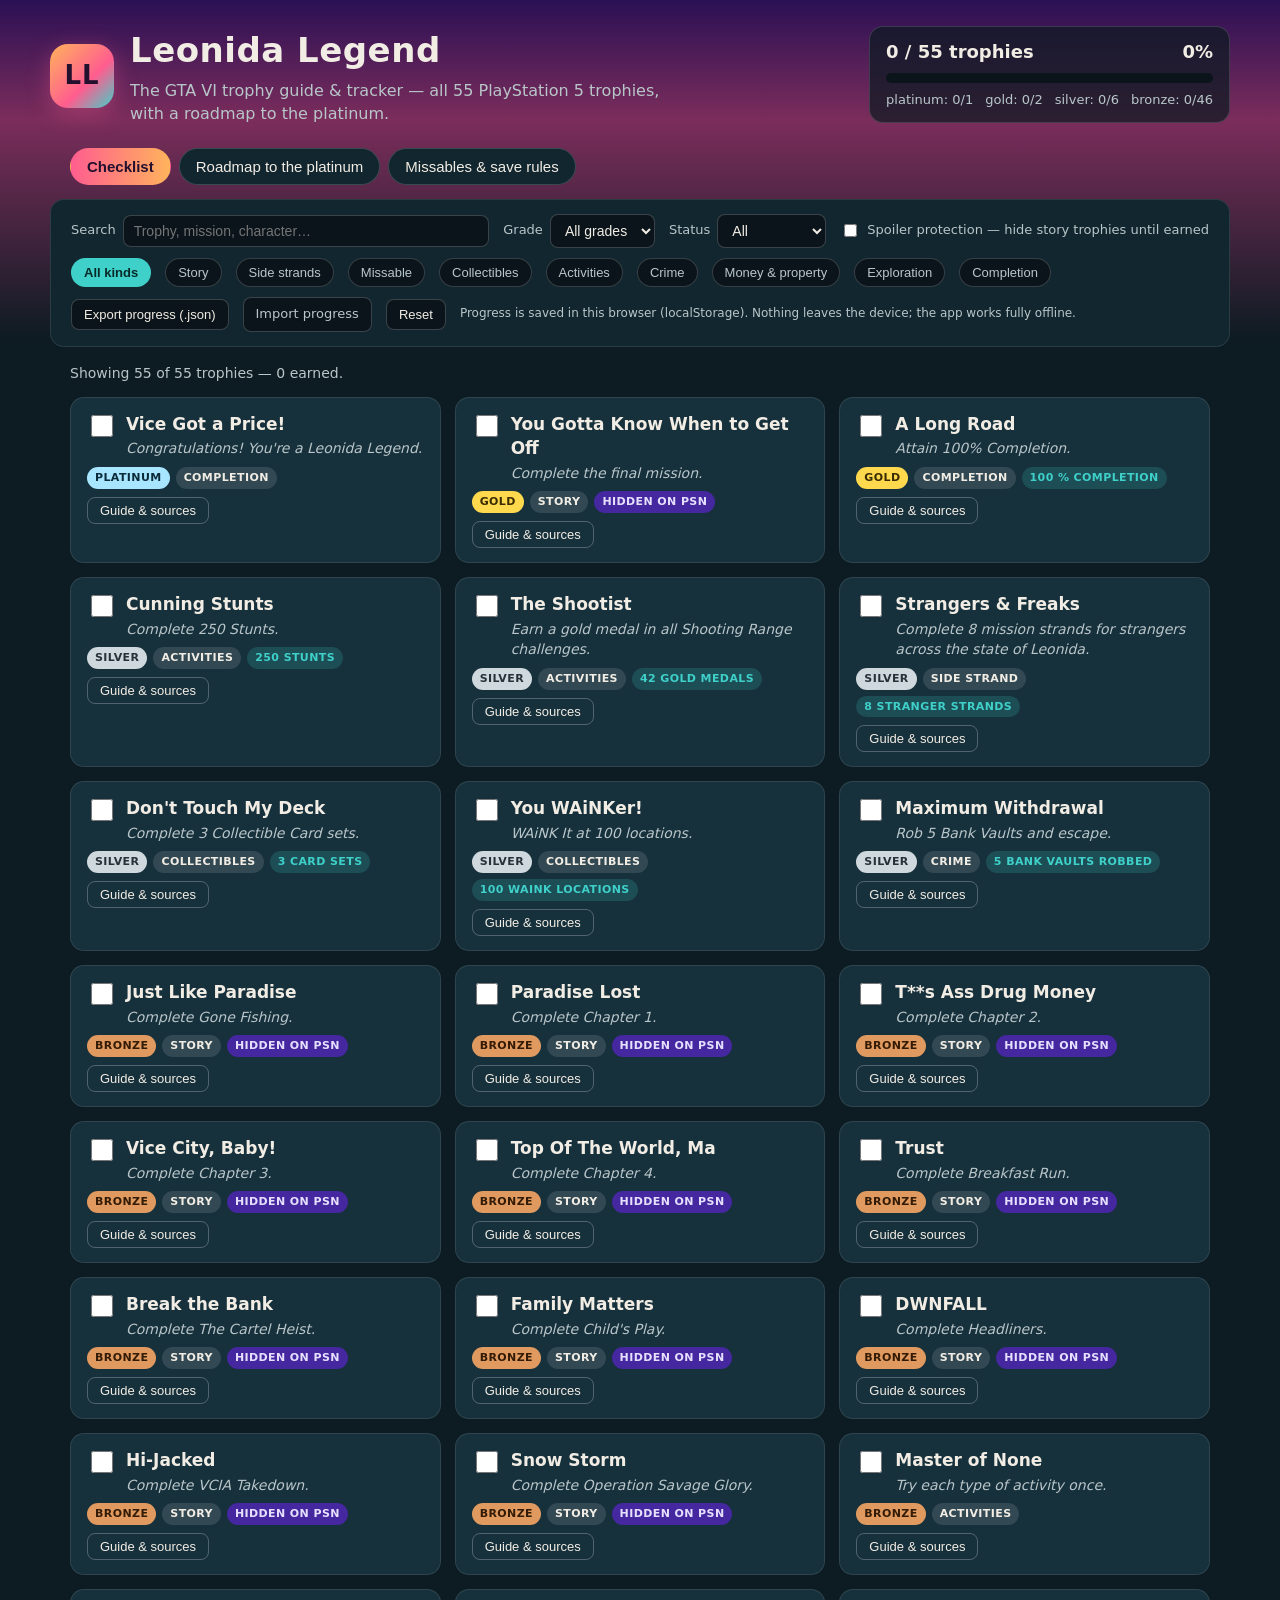
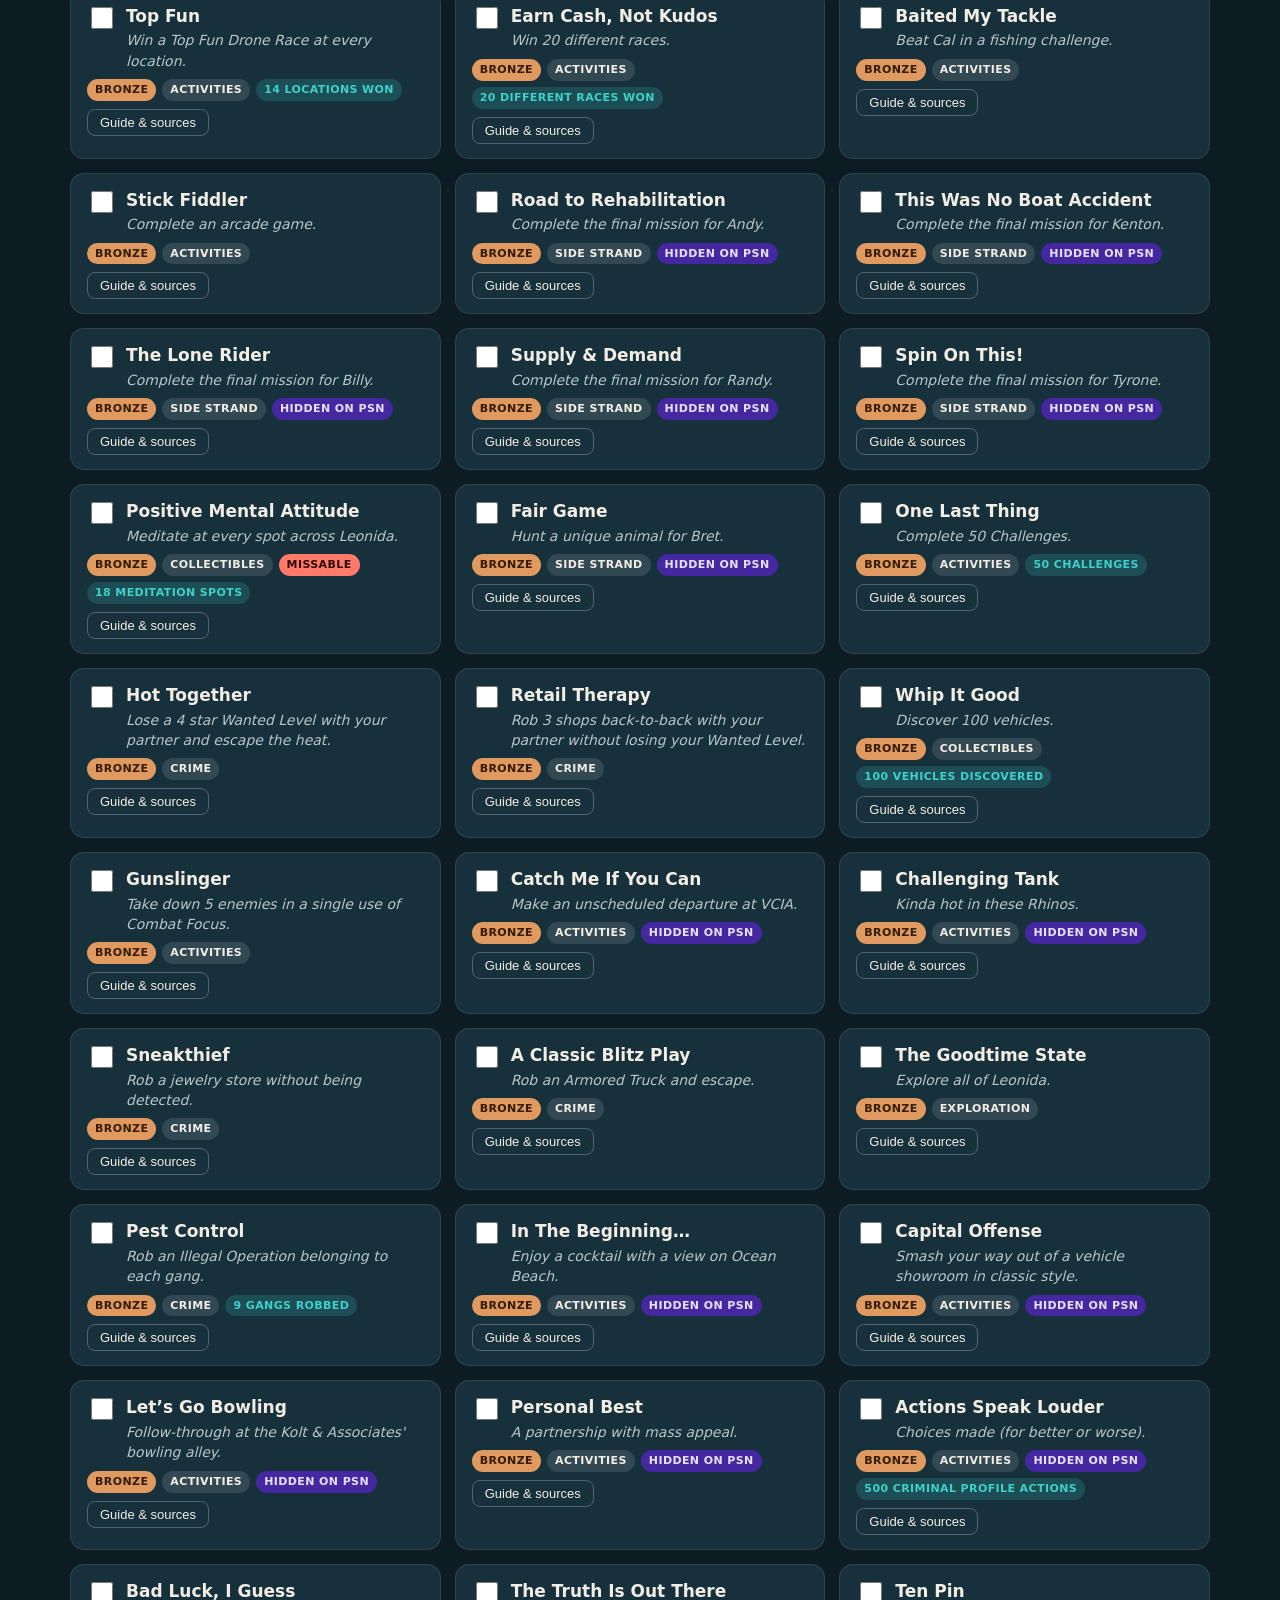
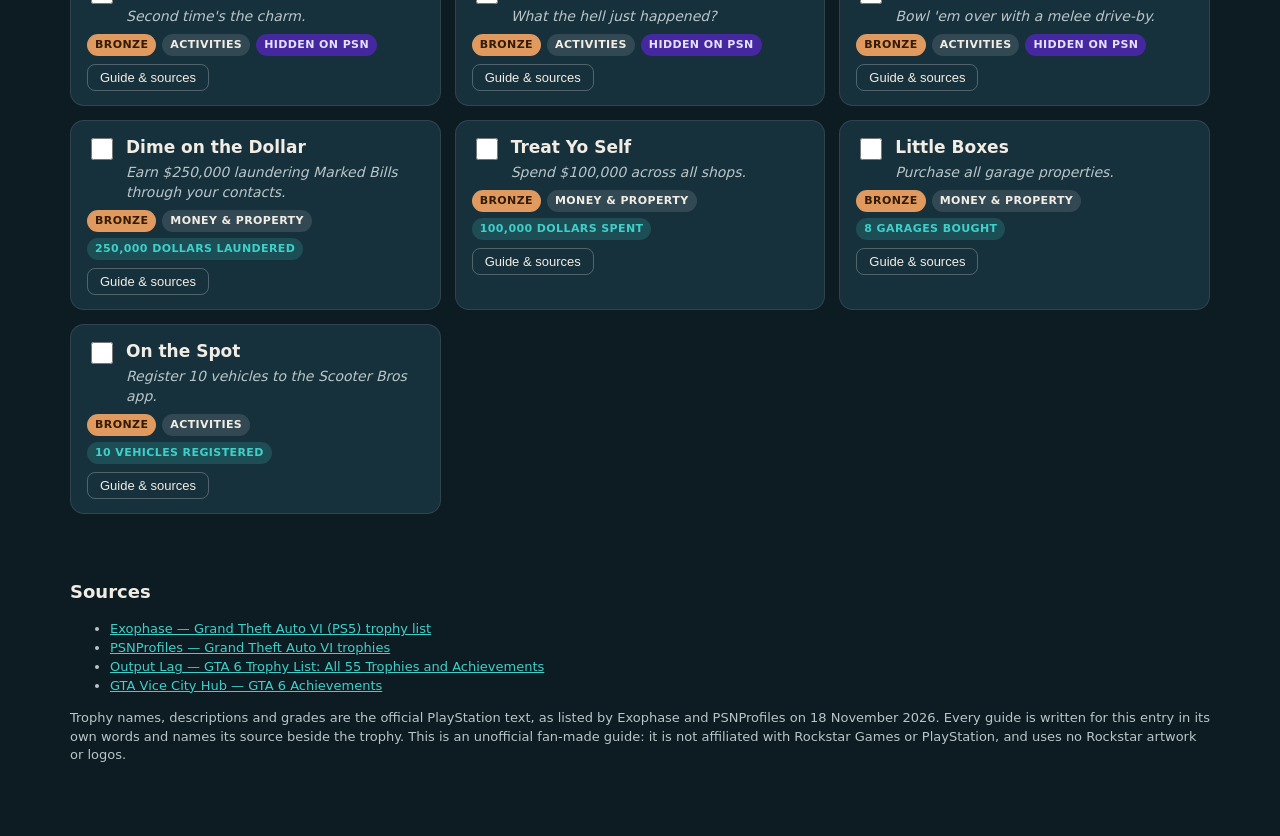
<file: app/index.html>
<!DOCTYPE html>
<html lang="en">
<head>
<meta charset="utf-8">
<meta name="viewport" content="width=device-width, initial-scale=1">
<title>Leonida Legend — GTA VI Trophy Guide &amp; Tracker (PS5)</title>
<link rel="stylesheet" href="style.css">
</head>
<body>
<header class="masthead">
  <div class="masthead-inner">
    <div class="brand">
      <div class="brand-mark" aria-hidden="true">LL</div>
      <div>
        <h1>Leonida Legend</h1>
        <p class="tagline">The GTA VI trophy guide &amp; tracker — all 55 PlayStation 5 trophies, with a roadmap to the platinum.</p>
      </div>
    </div>
    <div class="progress-box" aria-live="polite">
      <div class="progress-line"><span id="progress-count">0 / 55</span><span id="progress-pct">0%</span></div>
      <div class="progress-bar"><div id="progress-fill"></div></div>
      <div class="grade-counts" id="grade-counts"></div>
    </div>
  </div>
</header>

<nav class="tabs" role="tablist" aria-label="Views">
  <button class="tab is-active" id="tab-checklist" data-view="checklist" role="tab">Checklist</button>
  <button class="tab" id="tab-roadmap" data-view="roadmap" role="tab">Roadmap to the platinum</button>
  <button class="tab" id="tab-missables" data-view="missables" role="tab">Missables &amp; save rules</button>
</nav>

<section class="toolbar" id="toolbar">
  <div class="toolbar-row">
    <label class="search-label">Search
      <input id="search" type="search" placeholder="Trophy, mission, character…" autocomplete="off">
    </label>
    <label>Grade
      <select id="grade-filter">
        <option value="all">All grades</option>
        <option value="platinum">Platinum</option>
        <option value="gold">Gold</option>
        <option value="silver">Silver</option>
        <option value="bronze">Bronze</option>
      </select>
    </label>
    <label>Status
      <select id="status-filter">
        <option value="all">All</option>
        <option value="earned">Earned</option>
        <option value="remaining">Remaining</option>
      </select>
    </label>
    <label class="spoiler-toggle">
      <input id="spoiler-toggle" type="checkbox">
      Spoiler protection — hide story trophies until earned
    </label>
  </div>
  <div class="toolbar-row chips" id="kind-chips" role="group" aria-label="Filter by kind"></div>
  <div class="toolbar-row io-row">
    <button id="export-btn" type="button">Export progress (.json)</button>
    <label class="import-label">Import progress
      <input id="import-file" type="file" accept="application/json,.json">
    </label>
    <button id="reset-btn" type="button">Reset</button>
    <span class="save-note">Progress is saved in this browser (localStorage). Nothing leaves the device; the app works fully offline.</span>
  </div>
</section>

<main>
  <section id="view-checklist">
    <p class="result-line" id="result-line"></p>
    <div class="cards" id="cards"></div>
  </section>

  <section id="view-roadmap" hidden>
    <div class="roadmap-intro panel">
      <h2>Roadmap to the platinum</h2>
      <p>Nine phases, in the order the game lets you do them. The story comes first because it unlocks everything else;
      the 100% checklist comes last because it asks for more than any single trophy does. One playthrough is enough —
      if you keep the save rules on the Missables tab.</p>
    </div>
    <div id="roadmap"></div>
  </section>

  <section id="view-missables" hidden>
    <div class="panel warn">
      <h2>Missables &amp; save rules</h2>
      <p><strong>One confirmed missable element in the whole list:</strong> the Chapter 1 balcony meditation that counts
      toward <em>Positive Mental Attitude</em>. Everything else — every side-strand finale, collectible and crime trophy —
      stays available after the credits.</p>
      <ul>
        <li><strong>No mission replay, no New Game Plus.</strong> A finished story mission cannot be selected again, so keep a manual save at the start of every chapter and one untouched save from just before the final mission. The game gives you 15 manual slots plus an autosave.</li>
        <li><strong>Do the balcony meditation in Chapter 1.</strong> After Lucia is home, check the kitchen in the morning (a morning after the mission Down to Earth is the usual time): she heads to the balcony of Jason's house to meditate. Follow her and accept the optional task. It is gone once Chapter 1 ends. Whether the trophy strictly needs that one spot is unconfirmed — do it anyway, and keep the Chapter 1 save until the trophy pops.</li>
        <li><strong>Race Against Yago is time-sensitive.</strong> This Chapter 3 race in Yago's street racing strand (hourglass icon) counts toward Strangers &amp; Freaks. Save first, then race it the moment it appears.</li>
        <li><strong>Never use cheats on your trophy save.</strong> Cheats switch off trophies and saving.</li>
      </ul>
      <p class="src">Built from the official trophy descriptions; save and missable reporting: Output Lag — GTA 6 Trophy List (see Sources in the footer).</p>
    </div>
    <div class="cards" id="missable-cards"></div>
  </section>
</main>

<footer class="footer">
  <h2>Sources</h2>
  <ul id="source-list"></ul>
  <p>Trophy names, descriptions and grades are the official PlayStation text, as listed by Exophase and PSNProfiles on 18 November 2026.
  Every guide is written for this entry in its own words and names its source beside the trophy. This is an unofficial fan-made guide:
  it is not affiliated with Rockstar Games or PlayStation, and uses no Rockstar artwork or logos.</p>
</footer>

<script type="module" src="app.js"></script>
</body>
</html>
</file>
<file: app/style.css>
/* Leonida Legend — own sunset-over-the-bay look: deep teal night, neon pink and
   sunset orange accents, palm-free and artwork-free (pure CSS colour). */
:root {
  --bg: #0d1b22;
  --bg-soft: #12262f;
  --card: #16303c;
  --card-done: #17382f;
  --ink: #f2ede4;
  --ink-dim: #b9c6c9;
  --pink: #ff5d8f;
  --orange: #ffb35c;
  --teal: #3fd0c9;
  --gold: #ffd94d;
  --silver: #cfd8dc;
  --bronze: #e09a5f;
  --platinum: #a8e6ff;
  --danger: #ff7a6b;
  --radius: 14px;
}

* { box-sizing: border-box; }

body {
  margin: 0;
  font-family: "Avenir Next", "Segoe UI", system-ui, -apple-system, sans-serif;
  background:
    linear-gradient(180deg, #2b1055 0, #7b2d5b 120px, var(--bg) 340px),
    var(--bg);
  color: var(--ink);
  line-height: 1.45;
}

.masthead { padding: 26px 20px 8px; }
.masthead-inner {
  max-width: 1180px; margin: 0 auto;
  display: flex; gap: 24px; align-items: flex-start; justify-content: space-between; flex-wrap: wrap;
}
.brand { display: flex; gap: 16px; align-items: center; }
.brand-mark {
  width: 64px; height: 64px; border-radius: 18px; flex: none;
  display: grid; place-items: center;
  font-weight: 800; font-size: 26px; letter-spacing: 1px; color: #23102e;
  background: linear-gradient(135deg, var(--orange), var(--pink) 60%, var(--teal));
  box-shadow: 0 6px 22px rgba(255, 93, 143, .35);
}
h1 { margin: 0; font-size: 34px; letter-spacing: .5px; }
.tagline { margin: 4px 0 0; color: var(--ink-dim); max-width: 560px; }

.progress-box {
  background: rgba(13, 27, 34, .72); border: 1px solid rgba(255, 255, 255, .14);
  border-radius: var(--radius); padding: 12px 16px; min-width: 280px;
}
.progress-line { display: flex; justify-content: space-between; font-weight: 700; font-size: 18px; }
.progress-bar { height: 10px; border-radius: 6px; background: #0a141a; margin: 8px 0; overflow: hidden; }
#progress-fill { height: 100%; width: 0; background: linear-gradient(90deg, var(--teal), var(--pink)); transition: width .3s ease; }
.grade-counts { display: flex; gap: 12px; font-size: 13px; color: var(--ink-dim); flex-wrap: wrap; }

.tabs { max-width: 1180px; margin: 14px auto 0; padding: 0 20px; display: flex; gap: 8px; flex-wrap: wrap; }
.tab {
  background: var(--bg-soft); color: var(--ink); border: 1px solid rgba(255, 255, 255, .16);
  padding: 9px 16px; border-radius: 999px; font-size: 15px; cursor: pointer;
}
.tab.is-active { background: linear-gradient(90deg, var(--pink), var(--orange)); color: #23102e; font-weight: 700; border-color: transparent; }

.toolbar {
  max-width: 1180px; margin: 14px auto 0; padding: 14px 20px;
  background: var(--bg-soft); border: 1px solid rgba(255, 255, 255, .1); border-radius: var(--radius);
  display: grid; gap: 10px;
}
.toolbar-row { display: flex; gap: 14px; align-items: center; flex-wrap: wrap; }
.toolbar label { font-size: 13px; color: var(--ink-dim); display: flex; gap: 7px; align-items: center; }
.toolbar input[type="search"], .toolbar select {
  background: #0a141a; color: var(--ink); border: 1px solid rgba(255, 255, 255, .2);
  border-radius: 8px; padding: 7px 10px; font-size: 14px;
}
.search-label { flex: 1 1 260px; }
.search-label input { flex: 1; }
.spoiler-toggle { color: var(--ink); font-size: 14px; }
.chip {
  background: #0a141a; color: var(--ink-dim); border: 1px solid rgba(255, 255, 255, .18);
  padding: 6px 12px; border-radius: 999px; cursor: pointer; font-size: 13px;
}
.chip.is-active { background: var(--teal); color: #062a28; font-weight: 700; border-color: transparent; }
.chip.missable-chip.is-active { background: var(--danger); color: #2e0b06; }
.io-row button, .import-label {
  background: #0a141a; color: var(--ink); border: 1px solid rgba(255, 255, 255, .2);
  border-radius: 8px; padding: 7px 12px; font-size: 13px; cursor: pointer;
}
.import-label input { display: none; }
.save-note { font-size: 12px; color: var(--ink-dim); }

main { max-width: 1180px; margin: 16px auto 0; padding: 0 20px 10px; }
.result-line { color: var(--ink-dim); font-size: 14px; }
.cards { display: grid; grid-template-columns: repeat(auto-fill, minmax(340px, 1fr)); gap: 14px; }

.card {
  background: var(--card); border: 1px solid rgba(255, 255, 255, .1);
  border-radius: var(--radius); padding: 14px 16px; display: grid; gap: 8px; align-content: start;
}
.card.is-earned { background: var(--card-done); border-color: rgba(63, 208, 201, .45); }
.card-top { display: flex; gap: 10px; align-items: flex-start; }
.card-check { width: 22px; height: 22px; margin-top: 3px; accent-color: var(--teal); flex: none; cursor: pointer; }
.card-name { font-size: 17px; font-weight: 700; margin: 0; }
.card-desc { margin: 2px 0 0; color: var(--ink-dim); font-size: 14px; font-style: italic; }
.badges { display: flex; gap: 6px; flex-wrap: wrap; }
.card-top > div { flex: 1; min-width: 0; }
.badge { font-size: 11px; font-weight: 700; letter-spacing: .4px; padding: 3px 8px; border-radius: 999px; text-transform: uppercase; }
.badge.grade-platinum { background: var(--platinum); color: #0b2a3a; }
.badge.grade-gold { background: var(--gold); color: #3a2c00; }
.badge.grade-silver { background: var(--silver); color: #263238; }
.badge.grade-bronze { background: var(--bronze); color: #331b05; }
.badge.kind { background: rgba(255, 255, 255, .12); color: var(--ink); }
.badge.hidden-badge { background: #4527a0; color: #e6e0ff; }
.badge.missable { background: var(--danger); color: #2e0b06; }
.badge.count { background: rgba(63, 208, 201, .18); color: var(--teal); }
.guide-btn {
  justify-self: start; background: none; border: 1px solid rgba(255, 255, 255, .25); color: var(--ink);
  border-radius: 8px; padding: 5px 12px; cursor: pointer; font-size: 13px;
}
.guide-body { border-top: 1px dashed rgba(255, 255, 255, .2); padding-top: 8px; font-size: 14px; }
.guide-body p { margin: 0 0 8px; }
.src { font-size: 12px; color: var(--ink-dim); }
.src a { color: var(--teal); }
.card.masked { border-style: dashed; border-color: rgba(167, 139, 250, .6); }
.masked .card-name, .masked .card-desc { color: #c9b8f5; }

.panel {
  background: var(--card); border: 1px solid rgba(255, 255, 255, .12);
  border-radius: var(--radius); padding: 18px 20px; margin-bottom: 14px;
}
.panel.warn { border-color: rgba(255, 122, 107, .55); }
.panel h2 { margin-top: 0; }
.phase { margin-bottom: 14px; }
.phase-head { display: flex; gap: 12px; align-items: baseline; flex-wrap: wrap; }
.phase-num {
  background: linear-gradient(135deg, var(--pink), var(--orange)); color: #23102e;
  font-weight: 800; border-radius: 10px; padding: 2px 10px; font-size: 14px;
}
.phase h3 { margin: 0; font-size: 20px; }
.phase-progress { color: var(--teal); font-size: 13px; font-weight: 700; }
.phase-trophies { display: flex; gap: 6px; flex-wrap: wrap; margin-top: 8px; }
.phase-trophy { font-size: 12px; background: rgba(255, 255, 255, .1); border-radius: 999px; padding: 3px 9px; }
.phase-trophy.done { background: rgba(63, 208, 201, .3); color: var(--teal); text-decoration: line-through; }

.footer { max-width: 1180px; margin: 22px auto 40px; padding: 18px 20px; color: var(--ink-dim); font-size: 13px; }
.footer a { color: var(--teal); }
.footer h2 { color: var(--ink); font-size: 18px; }
</file>
